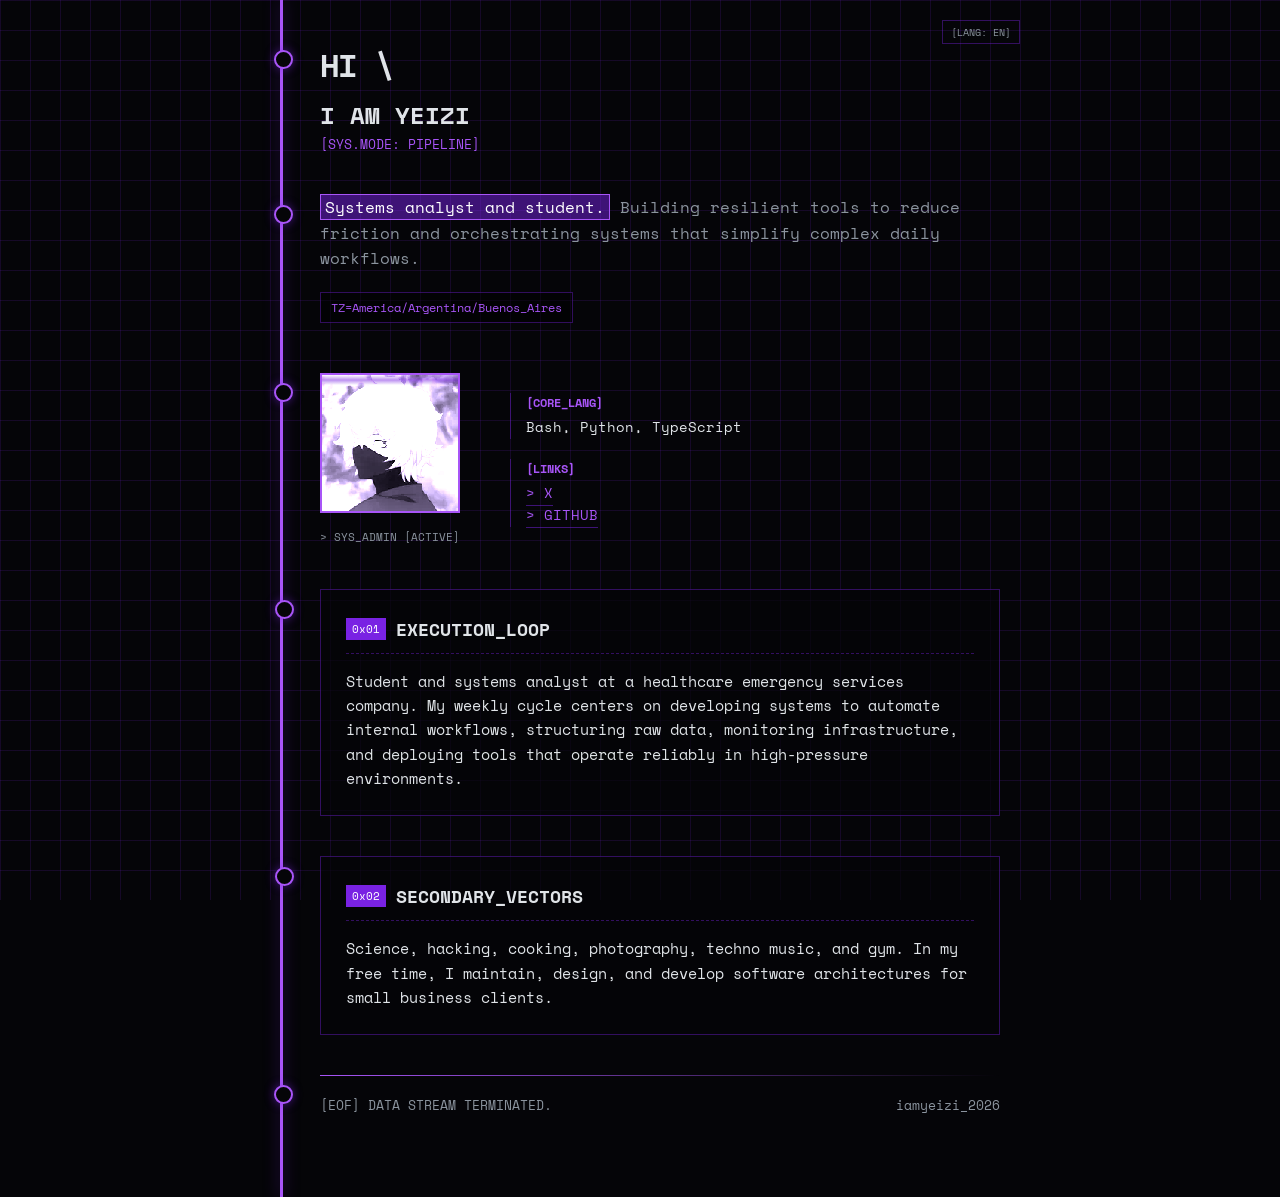
<file: index.html>
<!DOCTYPE html>
<html lang="en">
<head>
  <meta charset="utf-8" />
  <meta http-equiv="X-UA-Compatible" content="IE=edge" />
  <title>iamyeizi</title>
  <meta name="viewport" content="width=device-width, initial-scale=1" />
  <meta name="description" content="iamyeizi" />
  <meta name="theme-color" content="#050816" />
  <link rel="preconnect" href="https://fonts.googleapis.com" />
  <link rel="preconnect" href="https://fonts.gstatic.com" crossorigin />
  <link href="https://fonts.googleapis.com/css2?family=Space+Mono:ital,wght@0,400;0,700;1,400;1,700&display=swap" rel="stylesheet" />
  <link rel="stylesheet" href="/assets/site.css" />
  <link rel="icon" href="/favicon.ico" sizes="any" />
  <link rel="icon" type="image/png" sizes="32x32" href="/assets/icons/favicon-32x32.png" />
  <link rel="icon" type="image/png" sizes="48x48" href="/assets/icons/favicon-48x48.png" />
  <link rel="apple-touch-icon" sizes="180x180" href="/assets/icons/apple-touch-icon.png" />
  <link rel="manifest" href="/assets/icons/site.webmanifest" />
</head>
<body data-lang="en">
  <div class="grid-overlay"></div>

  <div class="app-container">

    <div class="sys-controls">
      <button id="lang-toggle" class="control-btn">[LANG: EN]</button>
    </div>

    <header class="app-header reveal">
      <div class="header-info">
        <h1 class="logo" data-en="Hi &#92;" data-es="Hola &#92;">Hi &#92;</h1>
        <h2 data-en="I am yeizi" data-es="Soy yeizi">I am yeizi</h2>
        <p class="layout-note">[SYS.MODE: PIPELINE]</p>
      </div>
    </header>

    <section class="app-hero reveal delay-1">
      <p class="lede">
        <mark data-en="Systems analyst and student." data-es="Analista de sistemas y estudiante.">Systems analyst and student.</mark>
        <span data-en="Building resilient tools to reduce friction and orchestrating systems that simplify complex daily workflows." data-es="Armando herramientas de fierro para reducir fricción y orquestando sistemas que simplifican el día a día.">Building resilient tools to reduce friction and orchestrating systems that simplify complex daily workflows.</span>
      </p>
      <div class="hero-data">
        <span class="data-badge">TZ=America/Argentina/Buenos_Aires</span>
      </div>
    </section>

    <aside class="app-sidebar reveal delay-2">
      <div class="avatar-module">
        <div class="avatar-frame">
          <img src="/assets/avatar.webp" alt="Portrait of yeizi" width="180" height="180" onerror="this.style.display='none'" />
          <div class="scanline"></div>
        </div>
        <span class="avatar-caption" data-en="&gt; SYS_ADMIN [ACTIVE]" data-es="&gt; SYS_ADMIN [ACTIVO]">&gt; SYS_ADMIN [ACTIVE]</span>
      </div>

      <div class="stats-module">
        <div class="stat-block">
          <h3>[CORE_LANG]</h3>
          <p>Bash, Python, TypeScript</p>
        </div>
        <div class="stat-block">
          <h3 data-en="[LINKS]" data-es="[LINKS]">[LINKS]</h3>
          <a href="https://x.com/iamyeizi">&gt; X</a><br>
          <a href="https://github.com/iamyeizi">&gt; GITHUB</a>
        </div>
      </div>
    </aside>

    <main class="app-content reveal delay-3">
      <article class="content-node">
        <div class="node-header">
          <span class="node-id">0x01</span>
          <h3 data-en="EXECUTION_LOOP" data-es="CICLO_DE_EJECUCION">EXECUTION_LOOP</h3>
        </div>
        <p data-en="Student and systems analyst at a healthcare emergency services company. My weekly cycle centers on developing systems to automate internal workflows, structuring raw data, monitoring infrastructure, and deploying tools that operate reliably in high-pressure environments." data-es="Estudiante y analista de sistemas en una empresa de emergencias médicas. Mi semana se basa en armar automatizaciones para los procesos internos, estructurar datos crudos, monitorear la infraestructura y mandar a producción herramientas que se la banquen en entornos de muchísima presión.">
          Student and systems analyst at a healthcare emergency services company. My weekly cycle centers on developing systems to automate internal workflows, structuring raw data, monitoring infrastructure, and deploying tools that operate reliably in high-pressure environments.
        </p>
      </article>

      <article class="content-node">
        <div class="node-header">
          <span class="node-id">0x02</span>
          <h3 data-en="SECONDARY_VECTORS" data-es="VECTORES_SECUNDARIOS">SECONDARY_VECTORS</h3>
        </div>
        <p data-en="Science, hacking, cooking, photography, techno music, and gym. In my free time, I maintain, design, and develop software architectures for small business clients." data-es="Ciencia, hacking, cocina, fotografía, techno y gimnasio. En el tiempo libre mantengo, diseño y armo arquitecturas de software para negocios chicos.">
          Science, hacking, cooking, photography, techno music, and gym. In my free time, I maintain, design, and develop software architectures for small business clients.
        </p>
      </article>
    </main>

    <footer class="app-footer reveal delay-3">
      <div class="foot-line"></div>
      <div class="foot-text">
        <span data-en="[EOF] DATA STREAM TERMINATED." data-es="[EOF] FLUJO DE DATOS TERMINADO.">[EOF] DATA STREAM TERMINATED.</span>
        <span>iamyeizi_2026</span>
      </div>
    </footer>

  </div>
  <script src="/assets/site.js"></script>
</body>
</html>
</file>
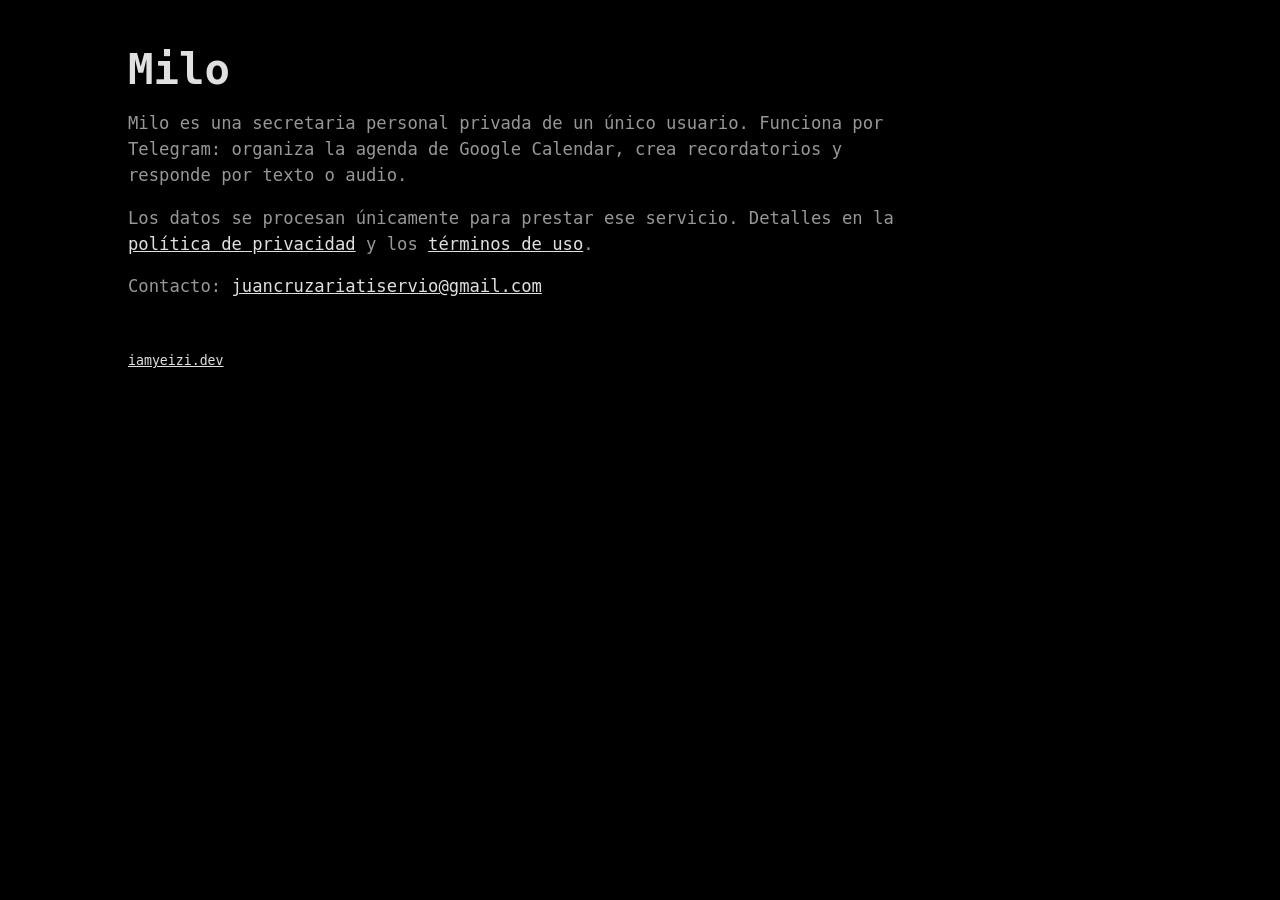
<file: milo/index.html>
<!DOCTYPE html>
<html lang="es">

<head>
  <meta charset="utf-8" />
  <meta name="viewport" content="width=device-width, initial-scale=1" />
  <title>Milo — secretaria personal</title>
  <meta name="description" content="Milo es una secretaria personal privada que funciona por Telegram." />
  <link rel="icon" type="image/svg+xml" href="/assets/favicon.svg" />
  <style>
    html { background-color: black; }
    body {
      font-family: "Space Mono", ui-monospace, monospace;
      font-size: calc(9px + 0.33vw);
      padding: 5vh 10vw;
      color: #979797;
      margin: 0;
    }
    h1 { font-size: 3.2em; margin: 0; color: #e0e0e0; }
    p { font-size: 1.3em; line-height: 1.5; max-width: 45em; }
    a { color: #e0e0e0; }
    footer { margin-top: 4em; font-size: 1em; }
  </style>
</head>

<body>
  <h1>Milo</h1>
  <p>Milo es una secretaria personal privada de un único usuario. Funciona por Telegram:
    organiza la agenda de Google Calendar, crea recordatorios y responde por texto o audio.</p>
  <p>Los datos se procesan únicamente para prestar ese servicio. Detalles en la
    <a href="/milo/privacidad.html">política de privacidad</a> y los
    <a href="/milo/terminos.html">términos de uso</a>.</p>
  <p>Contacto: <a href="mailto:juancruzariatiservio@gmail.com">juancruzariatiservio@gmail.com</a></p>
  <footer><a href="/">iamyeizi.dev</a></footer>
</body>

</html>
</file>
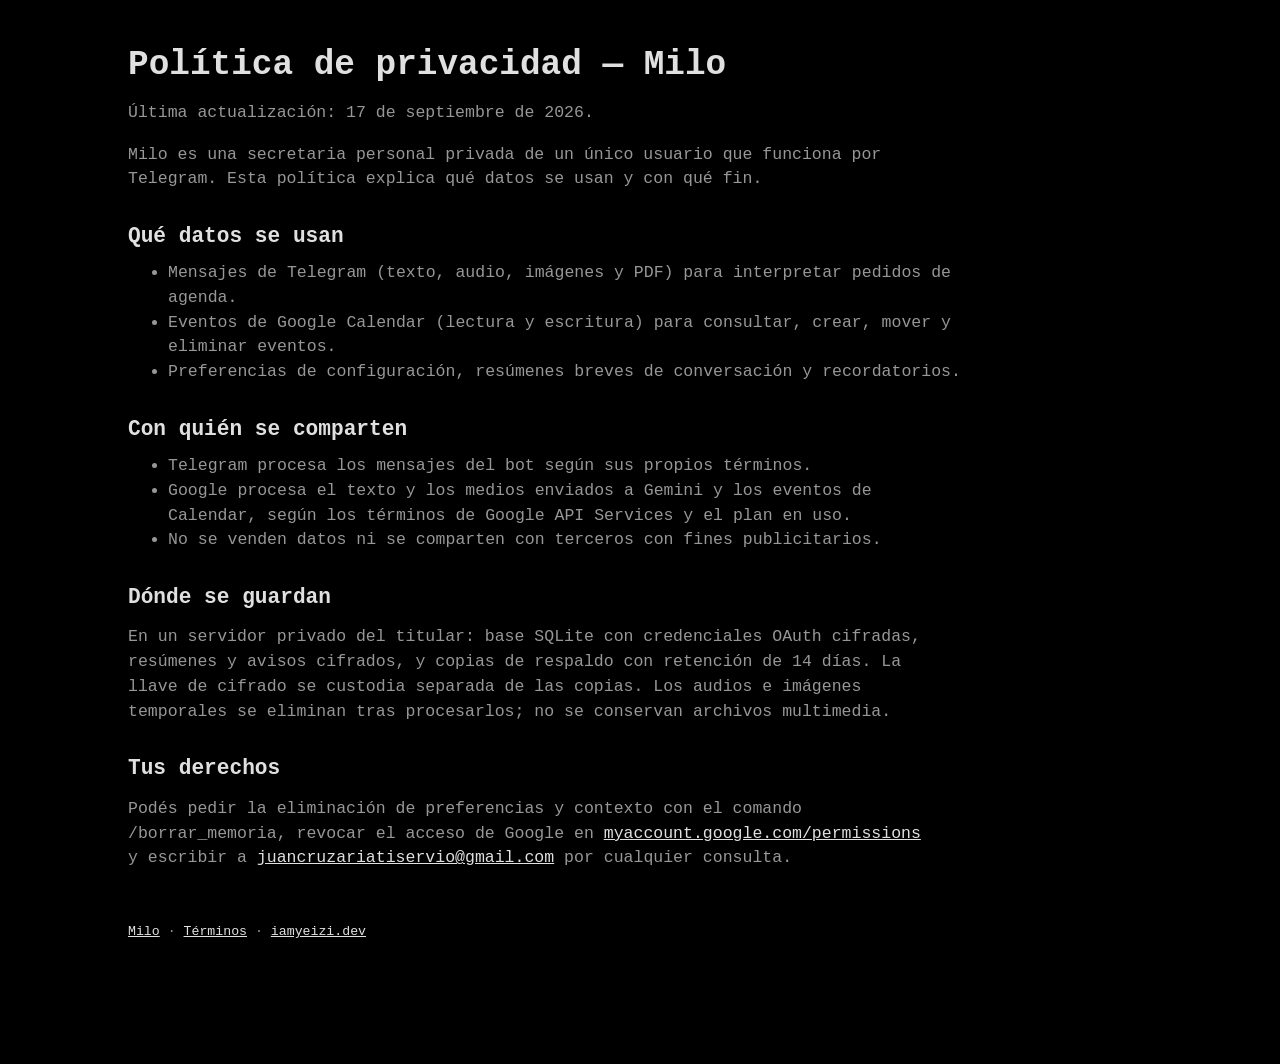
<file: milo/privacidad.html>
<!DOCTYPE html>
<html lang="es">

<head>
  <meta charset="utf-8" />
  <meta name="viewport" content="width=device-width, initial-scale=1" />
  <title>Milo — política de privacidad</title>
  <meta name="description" content="Política de privacidad de Milo, secretaria personal privada por Telegram." />
  <link rel="icon" type="image/svg+xml" href="/assets/favicon.svg" />
  <style>
    html { background-color: black; }
    body {
      font-family: "Space Mono", ui-monospace, monospace;
      font-size: calc(9px + 0.33vw);
      padding: 5vh 10vw;
      color: #979797;
      margin: 0;
    }
    h1 { font-size: 2.6em; margin: 0 0 0.5em; color: #e0e0e0; }
    h2 { font-size: 1.6em; margin: 1.5em 0 0.3em; color: #e0e0e0; }
    p, li { font-size: 1.25em; line-height: 1.5; max-width: 48em; }
    a { color: #e0e0e0; }
    footer { margin-top: 4em; font-size: 1em; }
  </style>
</head>

<body>
  <h1>Política de privacidad — Milo</h1>
  <p>Última actualización: 17 de septiembre de 2026.</p>
  <p>Milo es una secretaria personal privada de un único usuario que funciona por Telegram.
    Esta política explica qué datos se usan y con qué fin.</p>

  <h2>Qué datos se usan</h2>
  <ul>
    <li>Mensajes de Telegram (texto, audio, imágenes y PDF) para interpretar pedidos de agenda.</li>
    <li>Eventos de Google Calendar (lectura y escritura) para consultar, crear, mover y eliminar eventos.</li>
    <li>Preferencias de configuración, resúmenes breves de conversación y recordatorios.</li>
  </ul>

  <h2>Con quién se comparten</h2>
  <ul>
    <li>Telegram procesa los mensajes del bot según sus propios términos.</li>
    <li>Google procesa el texto y los medios enviados a Gemini y los eventos de Calendar,
      según los términos de Google API Services y el plan en uso.</li>
    <li>No se venden datos ni se comparten con terceros con fines publicitarios.</li>
  </ul>

  <h2>Dónde se guardan</h2>
  <p>En un servidor privado del titular: base SQLite con credenciales OAuth cifradas,
    resúmenes y avisos cifrados, y copias de respaldo con retención de 14 días.
    La llave de cifrado se custodia separada de las copias. Los audios e imágenes
    temporales se eliminan tras procesarlos; no se conservan archivos multimedia.</p>

  <h2>Tus derechos</h2>
  <p>Podés pedir la eliminación de preferencias y contexto con el comando
    /borrar_memoria, revocar el acceso de Google en
    <a href="https://myaccount.google.com/permissions">myaccount.google.com/permissions</a>
    y escribir a <a href="mailto:juancruzariatiservio@gmail.com">juancruzariatiservio@gmail.com</a>
    por cualquier consulta.</p>

  <footer><a href="/milo/">Milo</a> · <a href="/milo/terminos.html">Términos</a> · <a href="/">iamyeizi.dev</a></footer>
</body>

</html>
</file>
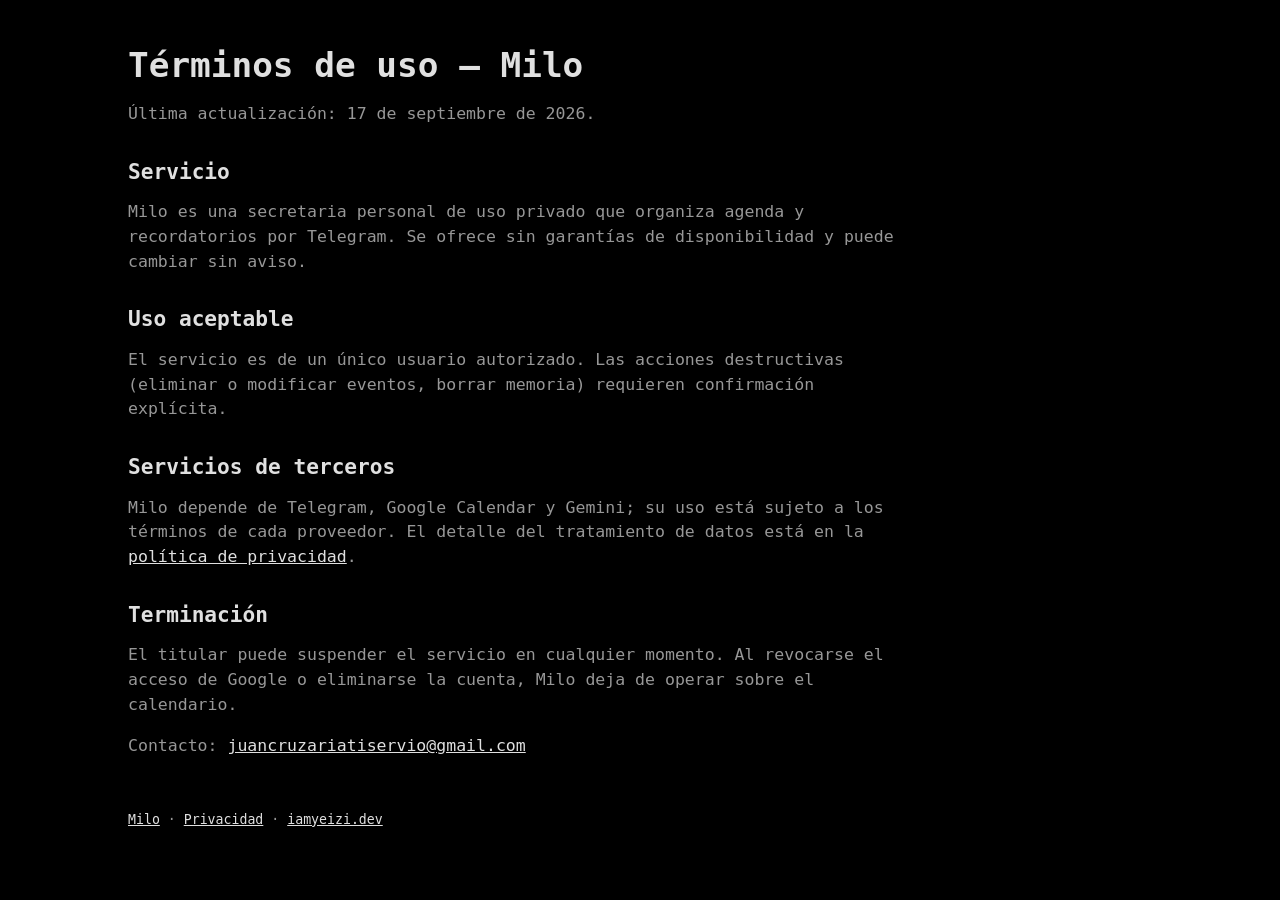
<file: milo/terminos.html>
<!DOCTYPE html>
<html lang="es">

<head>
  <meta charset="utf-8" />
  <meta name="viewport" content="width=device-width, initial-scale=1" />
  <title>Milo — términos de uso</title>
  <meta name="description" content="Términos de uso de Milo, secretaria personal privada por Telegram." />
  <link rel="icon" type="image/svg+xml" href="/assets/favicon.svg" />
  <style>
    html { background-color: black; }
    body {
      font-family: "Space Mono", ui-monospace, monospace;
      font-size: calc(9px + 0.33vw);
      padding: 5vh 10vw;
      color: #979797;
      margin: 0;
    }
    h1 { font-size: 2.6em; margin: 0 0 0.5em; color: #e0e0e0; }
    h2 { font-size: 1.6em; margin: 1.5em 0 0.3em; color: #e0e0e0; }
    p, li { font-size: 1.25em; line-height: 1.5; max-width: 48em; }
    a { color: #e0e0e0; }
    footer { margin-top: 4em; font-size: 1em; }
  </style>
</head>

<body>
  <h1>Términos de uso — Milo</h1>
  <p>Última actualización: 17 de septiembre de 2026.</p>

  <h2>Servicio</h2>
  <p>Milo es una secretaria personal de uso privado que organiza agenda y recordatorios
    por Telegram. Se ofrece sin garantías de disponibilidad y puede cambiar sin aviso.</p>

  <h2>Uso aceptable</h2>
  <p>El servicio es de un único usuario autorizado. Las acciones destructivas
    (eliminar o modificar eventos, borrar memoria) requieren confirmación explícita.</p>

  <h2>Servicios de terceros</h2>
  <p>Milo depende de Telegram, Google Calendar y Gemini; su uso está sujeto a los
    términos de cada proveedor. El detalle del tratamiento de datos está en la
    <a href="/milo/privacidad.html">política de privacidad</a>.</p>

  <h2>Terminación</h2>
  <p>El titular puede suspender el servicio en cualquier momento. Al revocarse el acceso
    de Google o eliminarse la cuenta, Milo deja de operar sobre el calendario.</p>

  <p>Contacto: <a href="mailto:juancruzariatiservio@gmail.com">juancruzariatiservio@gmail.com</a></p>
  <footer><a href="/milo/">Milo</a> · <a href="/milo/privacidad.html">Privacidad</a> · <a href="/">iamyeizi.dev</a></footer>
</body>

</html>
</file>
<file: assets/site.css>
@import url('https://fonts.googleapis.com/css2?family=Space+Mono:ital,wght@0,400;0,700;1,400;1,700&display=swap');

:root {
  /* DARK TRACE PIPELINE VARIABLES */
  --bg: #050508;
  --text: #e0e4e8;
  --muted: #8b949e;
  --accent: #a855f7;
  --highlight-rgba: rgba(121, 34, 227, 0.5); /* Deep purple from user */
  --highlight-solid: rgb(121, 34, 227);
  --line-faint: rgba(121, 34, 227, 0.15);
  --line-strong: rgba(121, 34, 227, 0.4);

  --font-main: 'Space Mono', monospace;
}

* { box-sizing: border-box; margin: 0; padding: 0; }

body {
  background-color: var(--bg);
  color: var(--text);
  font-family: var(--font-main);
  line-height: 1.6;
  overflow-x: hidden;
}

/* BACKGROUND GRID */
.grid-overlay {
  position: fixed;
  inset: 0;
  pointer-events: none;
  z-index: 0;
  background-image:
    linear-gradient(var(--line-faint) 1px, transparent 1px),
    linear-gradient(90deg, var(--line-faint) 1px, transparent 1px);
  background-size: 30px 30px;
  background-attachment: fixed;
}

::selection {
  background-color: var(--highlight-rgba);
  color: #fff;
}

h1, h2, h3 { font-weight: 700; text-transform: uppercase; }
a { color: var(--accent); text-decoration: none; padding-bottom: 2px; border-bottom: 1px solid var(--highlight-rgba); transition: all 0.2s; }
a:hover { background-color: var(--highlight-rgba); color: #fff; border-color: var(--accent); }
mark { background-color: var(--highlight-rgba); color: #fff; padding: 0 4px; border: 1px solid var(--accent); }

/* PIPELINE CONTAINER */
.app-container {
  display: flex;
  flex-direction: column;
  max-width: 800px;
  margin: 0 auto;
  padding: 40px 40px 40px 80px;
  position: relative;
  z-index: 10;
}

/* The Main Vertical Trace Line */
.app-container::before {
  content: '';
  position: absolute;
  top: 0;
  bottom: 0;
  left: 40px;
  width: 3px;
  background: var(--accent);
  box-shadow: 0 0 15px var(--highlight-rgba);
}

/* SHARED PIPELINE NODES */
.app-header, .app-hero, .app-sidebar, .content-node, .app-footer {
  position: relative;
  margin-bottom: 40px;
}

/* Trace Dots for each node */
.app-header::before, .app-hero::before, .app-sidebar::before, .content-node::before, .app-footer::before {
  content: '';
  position: absolute;
  left: -46px; /* Offset to align with the vertical line */
  top: 10px;
  width: 15px;
  height: 15px;
  background: var(--bg);
  border: 2px solid var(--accent);
  border-radius: 50%;
  z-index: 2;
  box-shadow: 0 0 10px var(--highlight-rgba);
}

/* Node Internal Styling */
.logo { font-size: 2rem; color: var(--text); letter-spacing: -0.05em; margin-bottom: 5px; }
.layout-note { font-size: 0.8rem; color: var(--accent); border-left: 0px solid var(--accent); }

.app-hero h2 { font-size: 2rem; margin-bottom: 15px; text-shadow: 0 0 10px var(--highlight-rgba); }
.lede { font-size: 1rem; color: var(--muted); margin-bottom: 20px; }
.data-badge { display: inline-block; border: 1px solid var(--line-strong); padding: 5px 10px; font-size: 0.75rem; margin-right: 10px; margin-bottom: 10px; color: var(--accent); background: rgba(0,0,0,0.5); }

.avatar-module, .stats-module {
  display: inline-block;
  vertical-align: top;
  margin-right: 40px;
}

.avatar-frame { width: 140px; height: 140px; border: 2px solid var(--accent); position: relative; overflow: hidden; background: #000; margin-bottom: 10px; }
.avatar-frame img { width: 100%; height: 100%; object-fit: cover; image-rendering: pixelated; filter: grayscale(1) sepia(1) hue-rotate(220deg) brightness(1.5) contrast(1.2); }
.scanline { position: absolute; inset: 0; background: linear-gradient(to bottom, transparent, var(--highlight-rgba), transparent); animation: scan 3s linear infinite; height: 10px; }
@keyframes scan { 0% { transform: translateY(-20px); } 100% { transform: translateY(160px); } }
.avatar-caption { font-size: 0.7rem; color: var(--muted); }

.stat-block { margin-top: 20px; font-size: 0.85rem; border-left: 1px solid var(--line-strong); padding-left: 15px; }
.stat-block h3 { font-size: 0.75rem; color: var(--accent); margin-bottom: 5px; }

/* Content Cards */
.content-node {
  background: rgba(5,5,8,0.7);
  border: 1px solid var(--line-strong);
  padding: 25px;
  backdrop-filter: blur(5px);
}
.node-header { display: flex; align-items: center; border-bottom: 1px dashed var(--line-strong); padding-bottom: 10px; margin-bottom: 15px; }
.node-id { background: var(--highlight-solid); color: #fff; padding: 2px 6px; font-size: 0.7rem; margin-right: 10px; }
.content-node h3 { font-size: 1.1rem; color: var(--text); }
.content-node p { font-size: 0.95rem; }

.foot-line { height: 1px; background: linear-gradient(90deg, var(--accent), transparent); margin-bottom: 20px; }
.foot-text { display: flex; justify-content: space-between; font-size: 0.8rem; color: var(--muted); }

/* MOBILE FALLBACK */
@media (max-width: 900px) {
  .app-container { padding-left: 40px; }
  .app-container::before { left: 10px; }
  .app-header::before, .app-hero::before, .app-sidebar::before, .content-node::before, .app-footer::before { left: -36px; }
}

/* FX */
.reveal { opacity: 0; animation: fadeIn 0.8s forwards; }
.delay-1 { animation-delay: 0.1s; } .delay-2 { animation-delay: 0.2s; } .delay-3 { animation-delay: 0.3s; }
@keyframes fadeIn { to { opacity: 1; transform: translateY(0); } }

/* SYS CONTROLS */
.sys-controls {
  position: absolute;
  top: 20px;
  right: 20px;
  display: flex;
  gap: 15px;
  z-index: 100;
}
.control-btn {
  background: transparent;
  border: 1px solid var(--line-strong);
  color: var(--muted);
  cursor: pointer;
  padding: 3px 8px; /* Hacemos el botón más pequeño (menos padding) */
  font-family: inherit;
  font-size: 0.65rem; /* Ajustamos la fuente para que sea más sutil */
  transition: all 0.2s;
}
.control-btn:hover {
  background: var(--highlight-rgba);
  color: var(--text);
  border-color: var(--accent);
}
@media (max-width: 900px) {
  .sys-controls {
    position: absolute; /* Lo sacamos del flujo para que no afecte el padding */
    top: 15px;
    right: 15px; /* A la derecha absoluta en mobile */
    margin-bottom: 0;
    justify-content: flex-end;
  }
}
</file>
